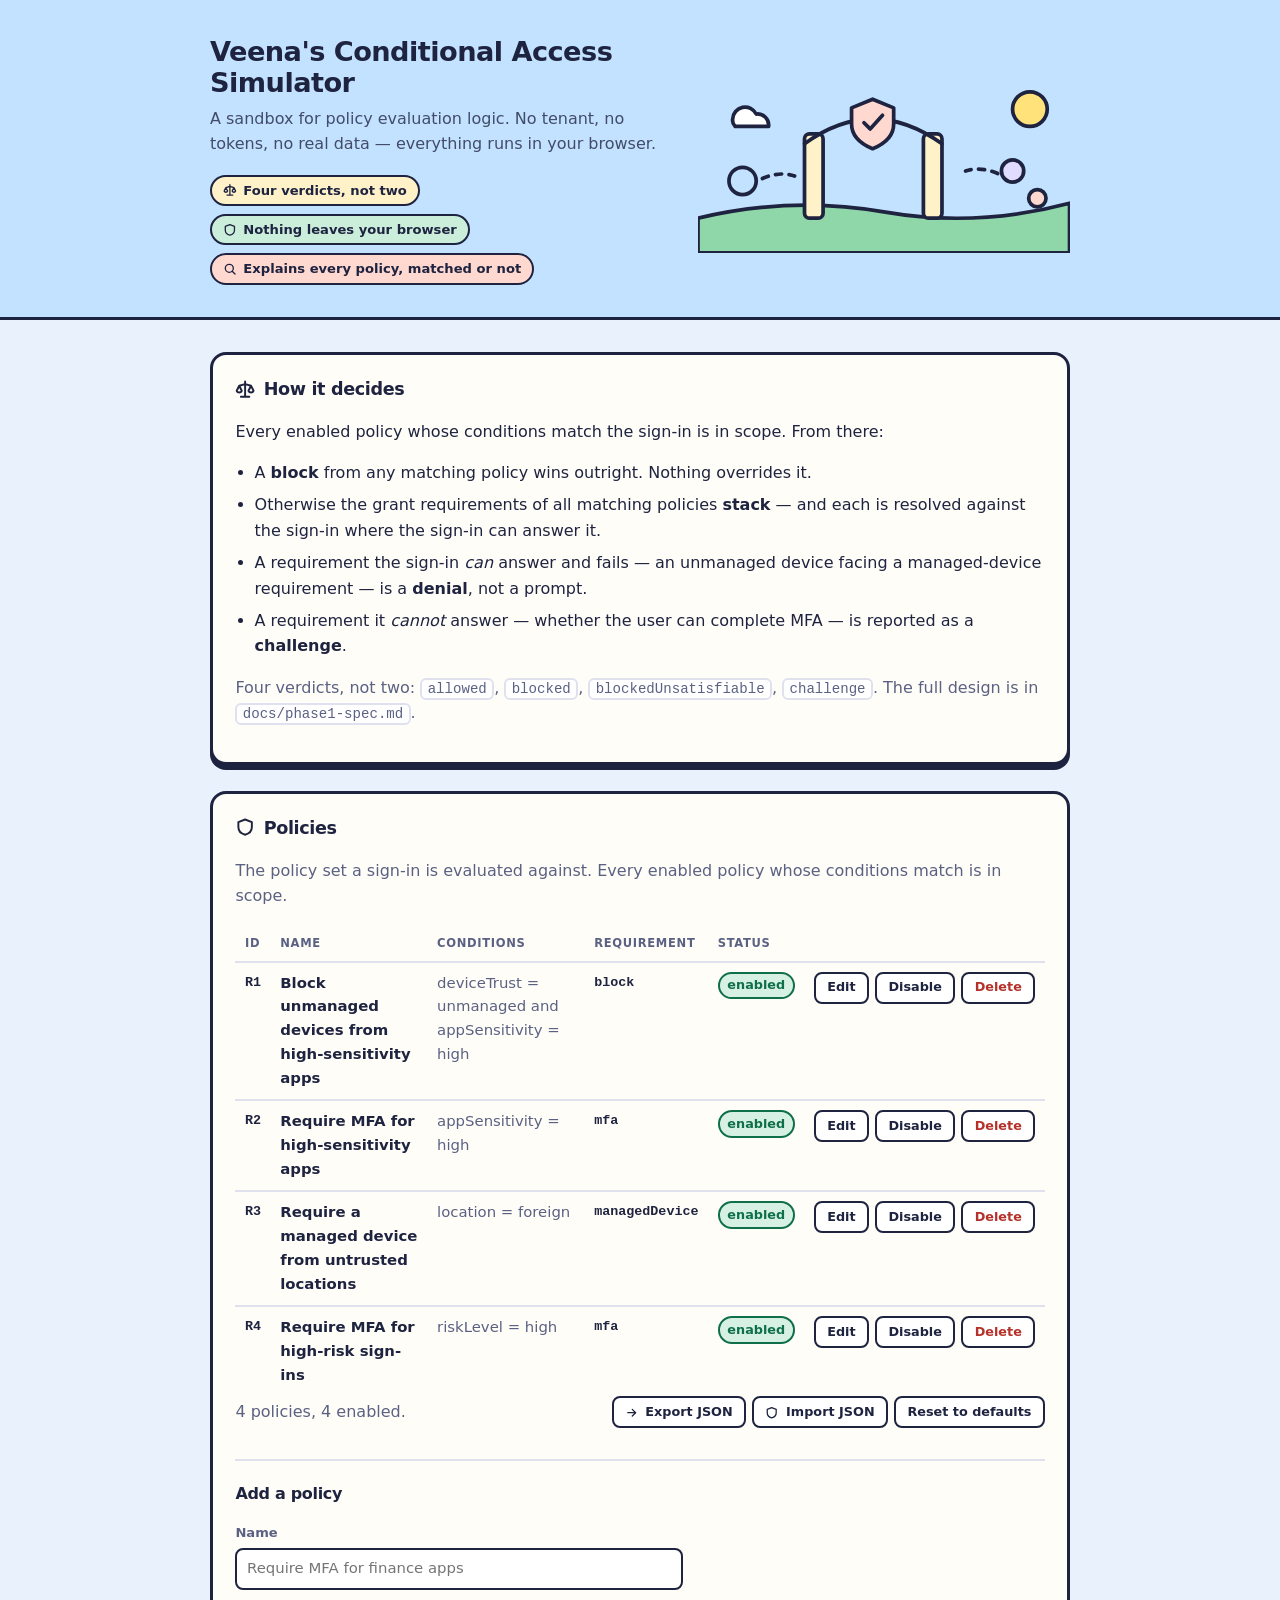
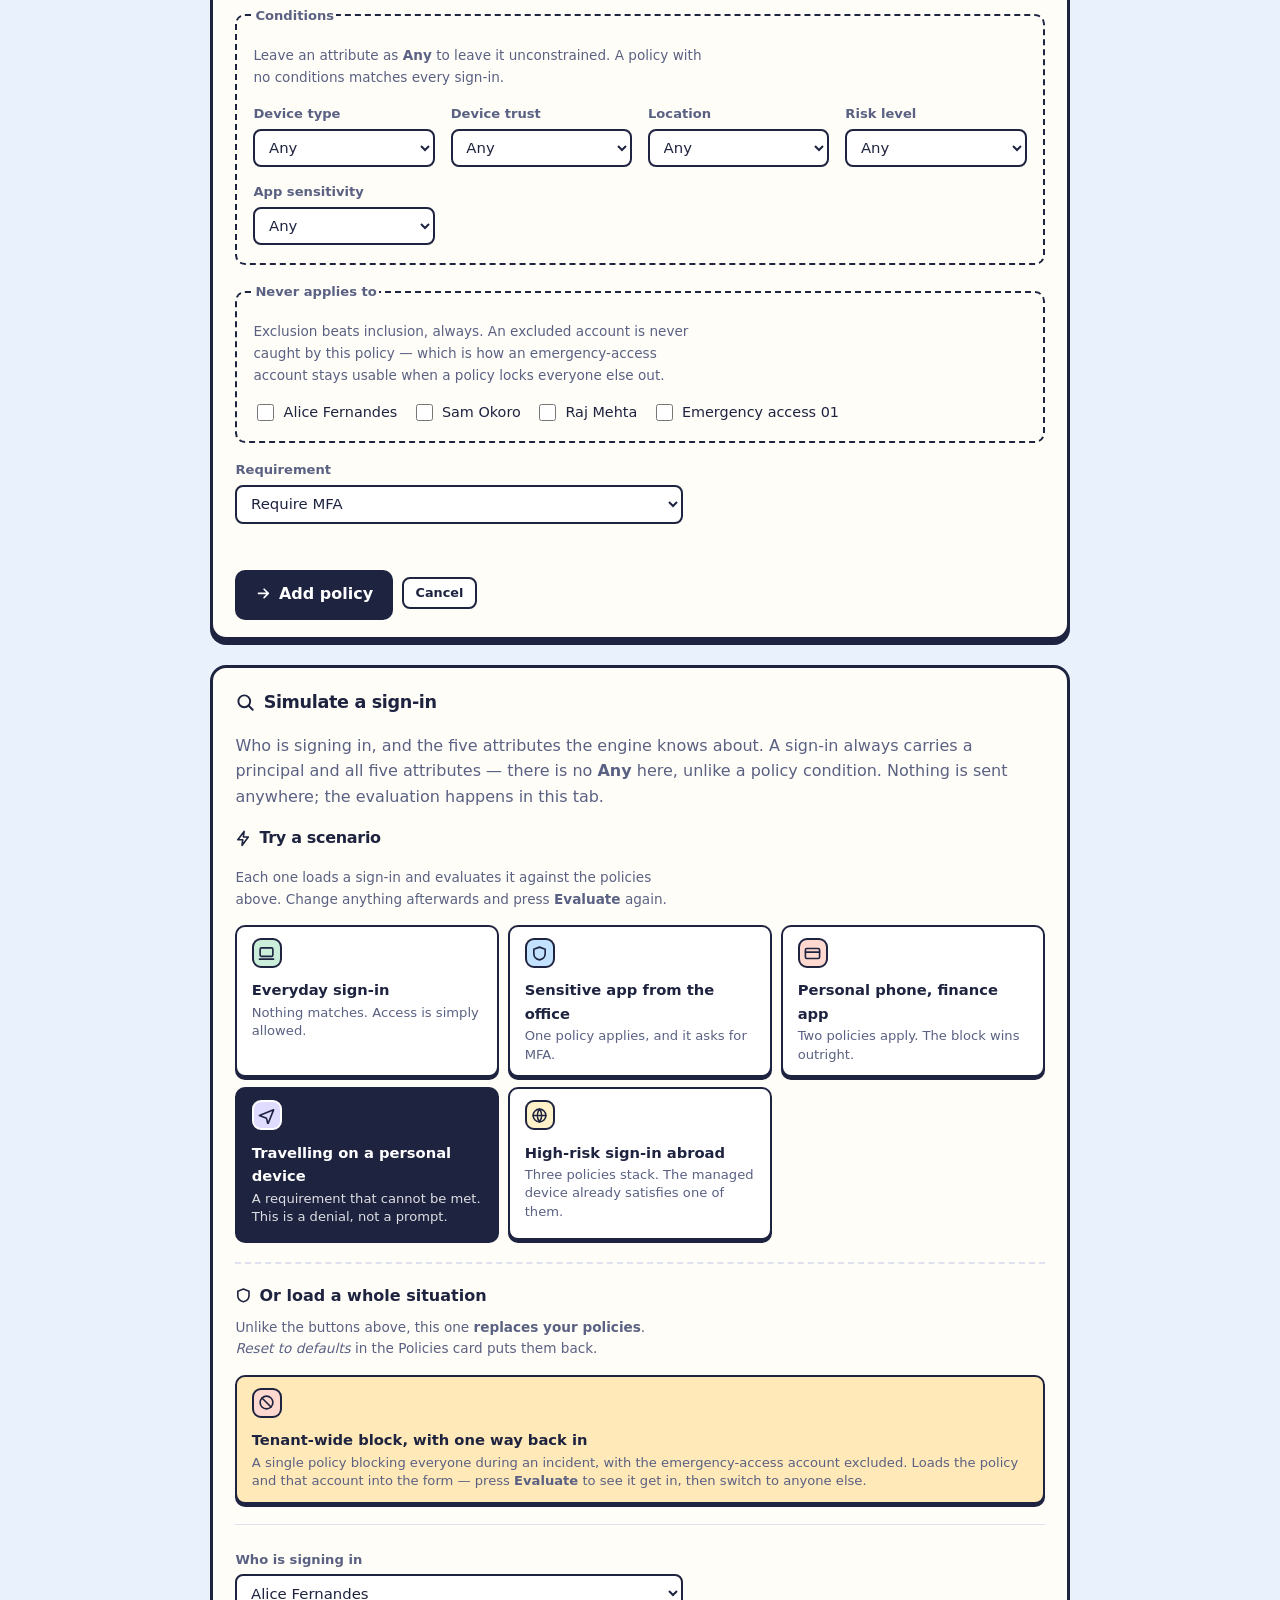
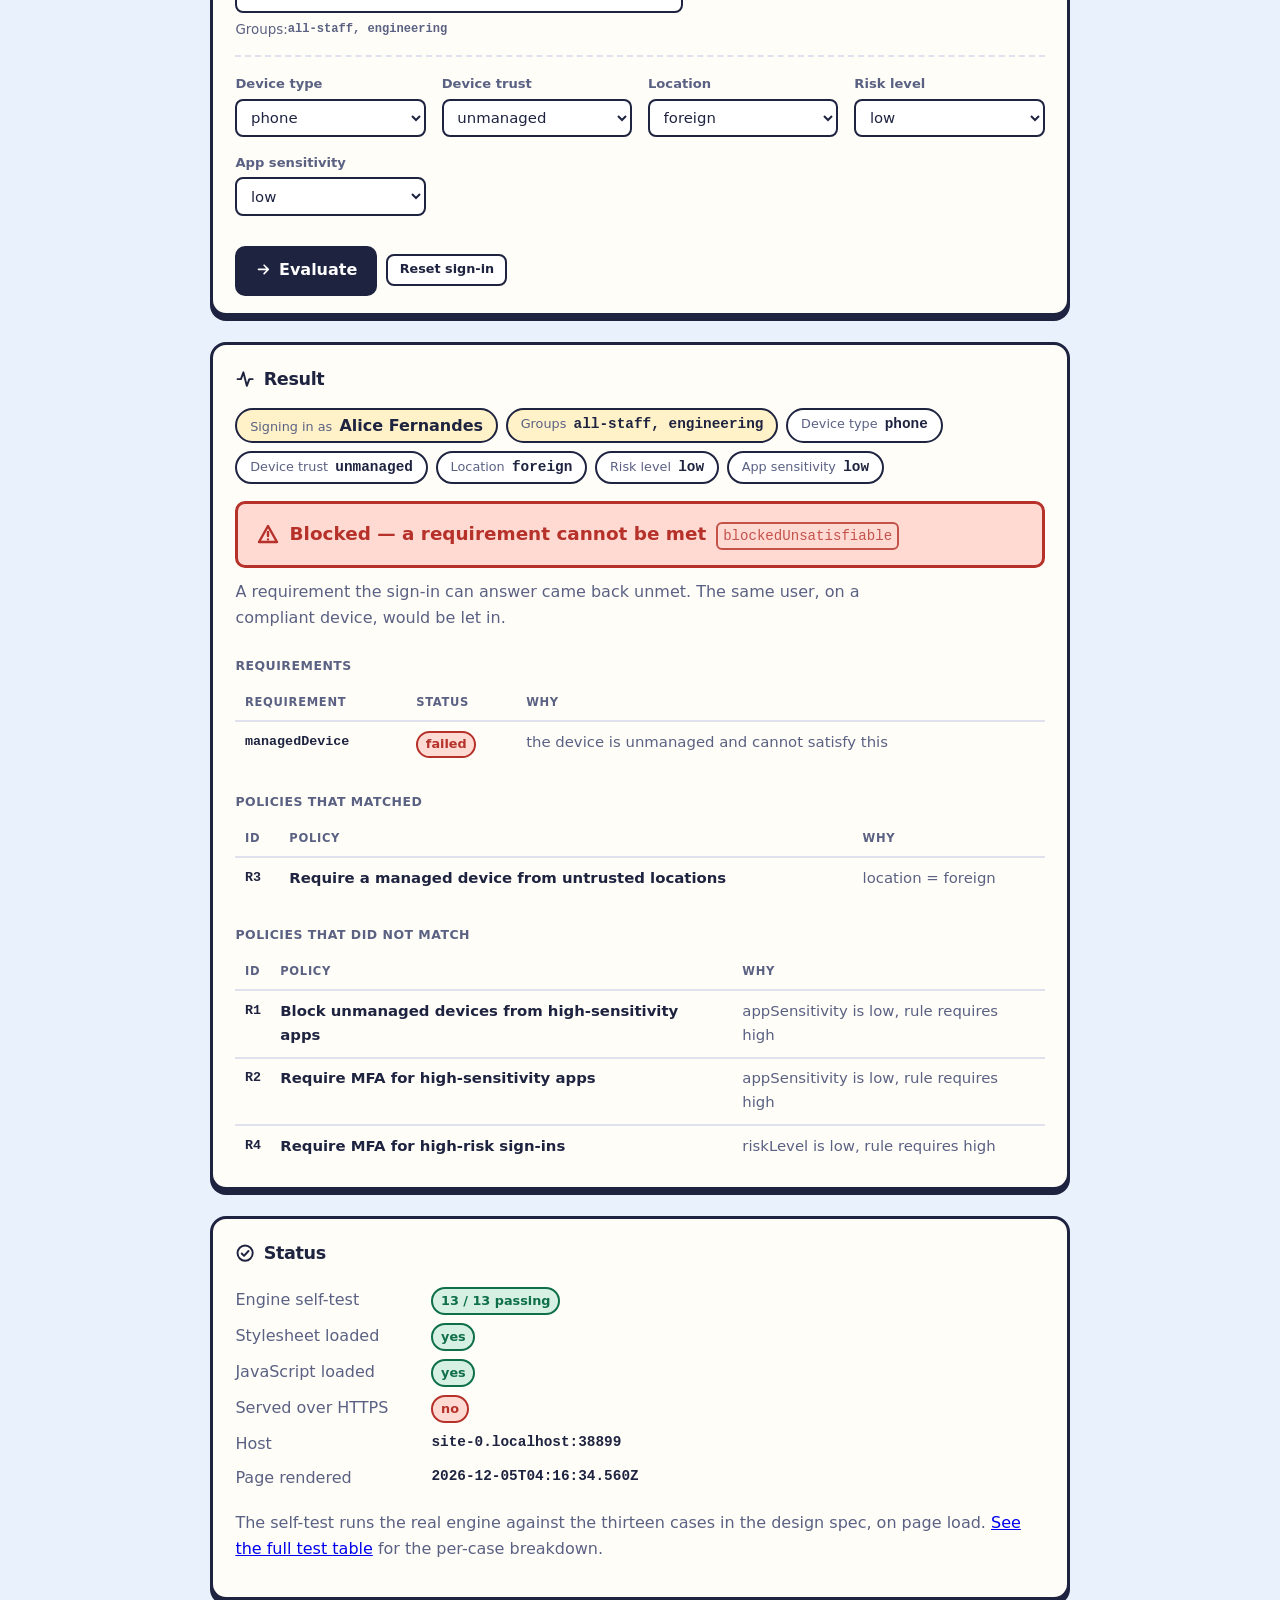
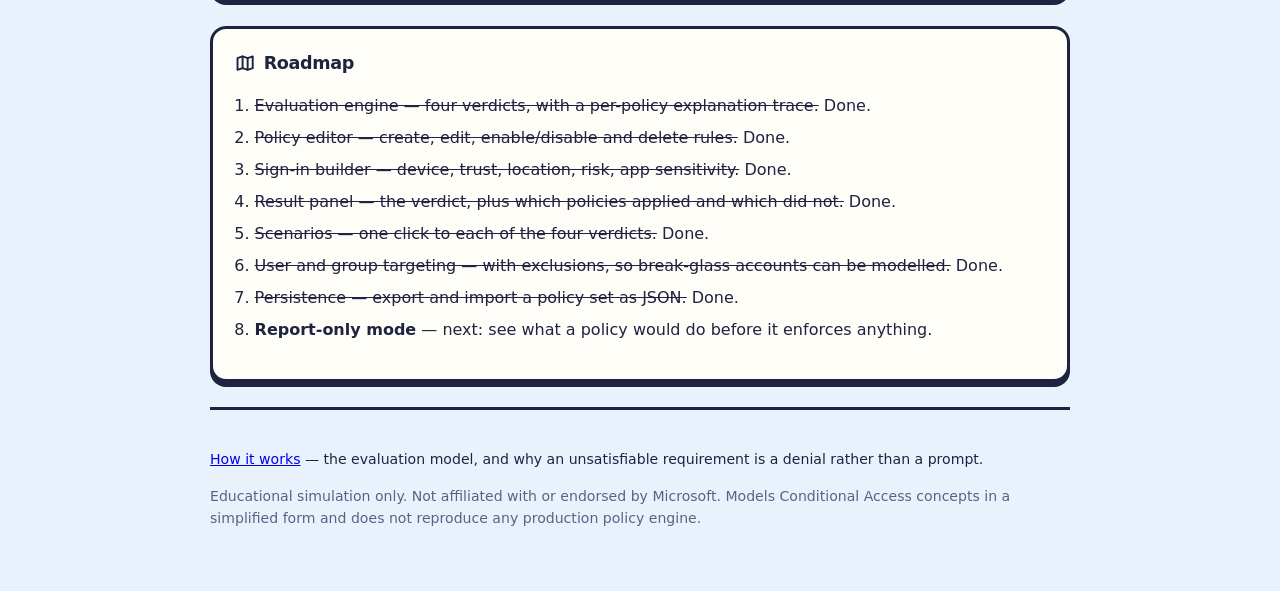
<file: index.html>
<!DOCTYPE html>
<html lang="en">
<head>
  <meta charset="utf-8" />
  <meta name="viewport" content="width=device-width, initial-scale=1" />
  <title>Veena's Conditional Access Simulator</title>
  <meta name="description" content="An offline simulator of Conditional Access policy evaluation. Define rules, simulate a sign-in, and see why access was allowed, blocked, or challenged." />
  <meta name="color-scheme" content="light" />
  <link rel="icon" href="data:image/svg+xml,<svg xmlns='http://www.w3.org/2000/svg' viewBox='0 0 32 32'><text y='26' font-size='26'>&#128272;</text></svg>" />
  <link rel="stylesheet" href="/assets/css/styles.css" />
</head>
<body>
  <a class="skip-link" href="#main">Skip to content</a>

  <!-- Icon sprite.
       One definition per icon, referenced from static markup here AND from the
       strings app.js builds, via a <use> pointing at one of these symbol ids.
       Writing the paths twice is how two copies drift apart; this is the same
       problem as the attribute vocabulary living in three places, and not worth
       creating a fourth instance of.

       Same-document, so style-src/img-src in the CSP are not involved. Strokes
       use currentColor, so an icon inside a red verdict is red for free.

       Every icon here is decorative: the text beside it already says what it
       says. They are aria-hidden, and nothing relies on one to be understood. -->
  <svg class="sprite" aria-hidden="true" focusable="false" xmlns="http://www.w3.org/2000/svg">
    <symbol id="ico-scales" viewBox="0 0 24 24">
      <path d="M12 3v18M7 21h10M12 6l-7 2 3 6a3.2 3.2 0 0 1-6 0l3-6M12 6l7 2-3 6a3.2 3.2 0 0 0 6 0l-3-6"/>
    </symbol>
    <symbol id="ico-shield" viewBox="0 0 24 24">
      <path d="M12 3l8 3v6c0 5-3.5 8-8 9-4.5-1-8-4-8-9V6z"/>
    </symbol>
    <symbol id="ico-bolt" viewBox="0 0 24 24">
      <path d="M13 2L4 14h7l-1 8 9-12h-7z"/>
    </symbol>
    <symbol id="ico-search" viewBox="0 0 24 24">
      <circle cx="11" cy="11" r="7"/><path d="M16 16l5 5"/>
    </symbol>
    <symbol id="ico-pulse" viewBox="0 0 24 24">
      <path d="M3 12h4l3-8 4 16 3-8h4"/>
    </symbol>
    <symbol id="ico-map" viewBox="0 0 24 24">
      <path d="M9 4L3 6v14l6-2 6 2 6-2V4l-6 2z"/><path d="M9 4v14M15 6v14"/>
    </symbol>
    <symbol id="ico-arrow" viewBox="0 0 24 24">
      <path d="M5 12h14M13 6l6 6-6 6"/>
    </symbol>
    <symbol id="ico-warn" viewBox="0 0 24 24">
      <path d="M12 3l9 16H3z"/><path d="M12 9v4M12 16.4v.01"/>
    </symbol>
    <symbol id="ico-check" viewBox="0 0 24 24">
      <circle cx="12" cy="12" r="9"/><path d="M8 12.5l2.7 2.7L16 9.5"/>
    </symbol>
    <symbol id="ico-question" viewBox="0 0 24 24">
      <circle cx="12" cy="12" r="9"/><path d="M9.6 9.4a2.5 2.5 0 1 1 3.3 2.4c-.6.2-.9.8-.9 1.4v.4M12 16.6v.01"/>
    </symbol>
    <symbol id="ico-ban" viewBox="0 0 24 24">
      <circle cx="12" cy="12" r="9"/><path d="M5.6 5.6l12.8 12.8"/>
    </symbol>
    <symbol id="ico-laptop" viewBox="0 0 24 24">
      <rect x="3" y="4" width="18" height="12" rx="2"/><path d="M2 20h20"/>
    </symbol>
    <symbol id="ico-card" viewBox="0 0 24 24">
      <rect x="2" y="5" width="20" height="14" rx="2"/><path d="M2 10h20"/>
    </symbol>
    <symbol id="ico-plane" viewBox="0 0 24 24">
      <path d="M2 12l20-8-8 20-2-8z"/>
    </symbol>
    <symbol id="ico-globe" viewBox="0 0 24 24">
      <circle cx="12" cy="12" r="9"/><path d="M3 12h18M12 3a15 15 0 0 1 0 18a15 15 0 0 1 0-18"/>
    </symbol>
  </svg>


  <header class="site-header">
    <div class="wrap hero">
      <div class="hero-text">
        <h1 class="site-title">Veena's Conditional Access Simulator</h1>
        <p class="site-tagline">
          A sandbox for policy evaluation logic. No tenant, no tokens, no real data &mdash;
          everything runs in your browser.
        </p>
        <!-- Three claims, each one checkable against the page below. Deliberately
             no "8 / 8 passing" here: the Status card computes that from the real
             self-test, and a hardcoded copy of a number would go stale silently. -->
        <ul class="hero-facts">
          <li class="hero-fact hero-fact--a">
            <svg class="ico" aria-hidden="true"><use href="#ico-scales"></use></svg>
            Four verdicts, not two
          </li>
          <li class="hero-fact hero-fact--b">
            <svg class="ico" aria-hidden="true"><use href="#ico-shield"></use></svg>
            Nothing leaves your browser
          </li>
          <li class="hero-fact hero-fact--c">
            <svg class="ico" aria-hidden="true"><use href="#ico-search"></use></svg>
            Explains every policy, matched or not
          </li>
        </ul>
      </div>

      <!-- Decorative. A gate with a shield on it: requests arrive, something
           decides. Drawn for this project; aria-hidden because it carries no
           information the text does not. -->
      <div class="hero-art" aria-hidden="true">
        <svg viewBox="0 0 300 150" xmlns="http://www.w3.org/2000/svg">
          <path d="M0 122 Q75 104 150 117 T300 110 V150 H0Z"
                fill="#8fd6a8" stroke="var(--ink)" stroke-width="3"/>
          <rect x="86" y="54" width="15" height="68" rx="4"
                fill="var(--cream)" stroke="var(--ink)" stroke-width="3"/>
          <rect x="182" y="54" width="15" height="68" rx="4"
                fill="var(--cream)" stroke="var(--ink)" stroke-width="3"/>
          <path d="M86 62 Q141 22 197 62" stroke="var(--ink)" stroke-width="3"
                fill="none" stroke-linecap="round"/>
          <path d="M141 26 L158 33 V46 Q158 59 141 66 Q124 59 124 46 V33Z"
                fill="var(--blush)" stroke="var(--ink)" stroke-width="3" stroke-linejoin="round"/>
          <path d="M134 45 l5 5 10 -11" stroke="var(--ink)" stroke-width="3" fill="none"
                stroke-linecap="round" stroke-linejoin="round"/>
          <circle cx="36" cy="92" r="11" fill="var(--sky)" stroke="var(--ink)" stroke-width="3"/>
          <circle cx="254" cy="84" r="9" fill="var(--lilac)" stroke="var(--ink)" stroke-width="3"/>
          <circle cx="274" cy="106" r="7" fill="var(--blush)" stroke="var(--ink)" stroke-width="3"/>
          <path d="M52 90 q14 -6 26 -2" stroke="var(--ink)" stroke-width="3"
                stroke-dasharray="5 6" stroke-linecap="round" fill="none"/>
          <path d="M242 86 q-14 -6 -26 -2" stroke="var(--ink)" stroke-width="3"
                stroke-dasharray="5 6" stroke-linecap="round" fill="none"/>
          <circle cx="268" cy="34" r="14" fill="#ffe27a" stroke="var(--ink)" stroke-width="3"/>
          <path d="M28 42 a10 10 0 0 1 19 -4 a9 9 0 0 1 10 10 H30 a7 7 0 0 1 -2 -6Z"
                fill="#fff" stroke="var(--ink)" stroke-width="3" stroke-linejoin="round"/>
        </svg>
      </div>
    </div>
  </header>

  <main id="main" class="wrap">

    <section class="card" aria-labelledby="engine-heading">
      <h2 id="engine-heading"><svg class="ico" aria-hidden="true"><use href="#ico-scales"></use></svg>How it decides</h2>
      <p>
        Every enabled policy whose conditions match the sign-in is in scope. From there:
      </p>
      <ul class="steps">
        <li>A <strong>block</strong> from any matching policy wins outright. Nothing overrides it.</li>
        <li>
          Otherwise the grant requirements of all matching policies <strong>stack</strong> &mdash;
          and each is resolved against the sign-in where the sign-in can answer it.
        </li>
        <li>
          A requirement the sign-in <em>can</em> answer and fails &mdash; an unmanaged device facing
          a managed-device requirement &mdash; is a <strong>denial</strong>, not a prompt.
        </li>
        <li>
          A requirement it <em>cannot</em> answer &mdash; whether the user can complete MFA &mdash;
          is reported as a <strong>challenge</strong>.
        </li>
      </ul>
      <p class="muted">
        Four verdicts, not two: <code>allowed</code>, <code>blocked</code>,
        <code>blockedUnsatisfiable</code>, <code>challenge</code>. The full design is in
        <code>docs/phase1-spec.md</code>.
      </p>
    </section>

    <section class="card" aria-labelledby="policies-heading">
      <h2 id="policies-heading"><svg class="ico" aria-hidden="true"><use href="#ico-shield"></use></svg>Policies</h2>
      <p class="muted">
        The policy set a sign-in is evaluated against. Every enabled policy whose conditions match
        is in scope.
      </p>

      <div class="tablewrap">
        <table class="data-table">
          <thead>
            <tr>
              <th scope="col">ID</th>
              <th scope="col">Name</th>
              <th scope="col">Conditions</th>
              <th scope="col">Requirement</th>
              <th scope="col">Status</th>
              <th scope="col"><span class="visually-hidden">Actions</span></th>
            </tr>
          </thead>
          <tbody id="policy-rows"></tbody>
        </table>
      </div>

      <div class="list-footer">
        <p id="policy-count" class="muted"></p>
        <div class="row-actions">
          <button type="button" class="btn btn--sm" id="policy-export">
            <svg class="ico" aria-hidden="true"><use href="#ico-arrow"></use></svg>Export JSON
          </button>
          <button type="button" class="btn btn--sm" id="policy-import">
            <svg class="ico" aria-hidden="true"><use href="#ico-shield"></use></svg>Import JSON
          </button>
          <button type="button" class="btn btn--sm" id="policy-reset">Reset to defaults</button>
        </div>
      </div>
      <!-- Hidden: a styled button triggers it. The <input> itself cannot be made
           to match the rest of the page. -->
      <input type="file" id="policy-file" accept="application/json,.json" hidden />
      <p id="export-note" class="field-note" role="status" hidden></p>
      <div id="import-errors" class="import-errors" role="alert" hidden></div>

      <form id="policy-form" class="policy-form" novalidate>
        <h3 class="form-title" id="policy-form-title">Add a policy</h3>

        <div class="field">
          <label for="f-name">Name</label>
          <input id="f-name" name="name" type="text" maxlength="80"
                 placeholder="Require MFA for finance apps" autocomplete="off" />
        </div>

        <fieldset class="conditions">
          <legend>Conditions</legend>
          <p class="muted field-hint">
            Leave an attribute as <strong>Any</strong> to leave it unconstrained. A policy with no
            conditions matches every sign-in.
          </p>

          <div class="field-grid">
            <div class="field">
              <label for="f-deviceType"></label>
              <select id="f-deviceType" name="deviceType"></select>
            </div>

            <div class="field">
              <label for="f-deviceTrust"></label>
              <select id="f-deviceTrust" name="deviceTrust"></select>
            </div>

            <div class="field">
              <label for="f-location"></label>
              <select id="f-location" name="location"></select>
            </div>

            <div class="field">
              <label for="f-riskLevel"></label>
              <select id="f-riskLevel" name="riskLevel"></select>
            </div>

            <div class="field">
              <label for="f-appSensitivity"></label>
              <select id="f-appSensitivity" name="appSensitivity"></select>
            </div>
          </div>
        </fieldset>

        <!-- Checkboxes are rendered from PRINCIPALS in defaults.js, same reason as
             the sign-in picker: one definition of who exists. -->
        <fieldset class="conditions excludes">
          <legend>Never applies to</legend>
          <p class="muted field-hint">
            Exclusion beats inclusion, always. An excluded account is never caught by this
            policy &mdash; which is how an emergency-access account stays usable when a policy
            locks everyone else out.
          </p>
          <div class="checks" id="f-excludes"></div>
        </fieldset>

        <div class="field">
          <label for="f-requirement">Requirement</label>
          <select id="f-requirement" name="requirement">
            <option value="mfa">Require MFA</option>
            <option value="managedDevice">Require a managed device</option>
            <option value="block">Block</option>
          </select>
        </div>

        <p id="policy-form-error" class="form-error" role="alert"></p>

        <div class="form-actions">
          <button type="submit" class="btn" id="policy-form-submit"><svg class="ico" aria-hidden="true"><use href="#ico-arrow"></use></svg><span id="policy-form-submit-text">Add policy</span></button>
          <button type="button" class="btn btn--sm" id="policy-form-cancel" hidden>Cancel</button>
        </div>
      </form>
    </section>

    <section class="card" aria-labelledby="signin-heading">
      <h2 id="signin-heading"><svg class="ico" aria-hidden="true"><use href="#ico-search"></use></svg>Simulate a sign-in</h2>
      <p class="muted">
        Who is signing in, and the five attributes the engine knows about. A sign-in always
        carries a principal and all five attributes &mdash; there is no <strong>Any</strong> here,
        unlike a policy condition. Nothing is sent anywhere; the evaluation happens in this tab.
      </p>

      <div class="scenarios">
        <h3 class="form-title" id="scenarios-title"><svg class="ico" aria-hidden="true"><use href="#ico-bolt"></use></svg>Try a scenario</h3>
        <p class="muted field-hint">
          Each one loads a sign-in and evaluates it against the policies above. Change anything
          afterwards and press <strong>Evaluate</strong> again.
        </p>
        <div class="scenario-buttons" id="scenario-buttons" role="group"
             aria-labelledby="scenarios-title"></div>

        <!-- Kept apart from the five above, and labelled differently, because it
             does something they never do: it replaces the policy set. A button
             that quietly rewrites your policies while sitting among buttons that
             do not is the kind of surprise that makes every verdict on the page
             untrustworthy. -->
        <div class="setpiece">
          <h4 class="setpiece-title" id="setpiece-title">
            <svg class="ico" aria-hidden="true"><use href="#ico-shield"></use></svg>
            Or load a whole situation
          </h4>
          <p class="muted field-hint">
            Unlike the buttons above, this one <strong>replaces your policies</strong>.
            <em>Reset to defaults</em> in the Policies card puts them back.
          </p>
          <button type="button" class="scenario scenario--setpiece" id="load-lockout">
            <span class="scenario-ico"><svg class="ico" aria-hidden="true"><use href="#ico-ban"></use></svg></span>
            <span class="scenario-text">
              <span class="scenario-label">Tenant-wide block, with one way back in</span>
              <span class="scenario-note">
                A single policy blocking everyone during an incident, with the emergency-access
                account excluded. Loads the policy and that account into the form &mdash; press
                <strong>Evaluate</strong> to see it get in, then switch to anyone else.
              </span>
            </span>
          </button>
        </div>
      </div>

      <form id="signin-form" class="signin-form">
        <!-- Options are rendered from PRINCIPALS in defaults.js rather than
             written out here. The five attribute dropdowns below are hardcoded
             and already duplicate their vocabulary in three places (see the
             Phase 8 list); no reason to make that four. -->
        <div class="field field--principal">
          <label for="s-user">Who is signing in</label>
          <select id="s-user" name="user"></select>
          <p class="field-note" id="s-user-groups"></p>
        </div>

        <div class="field-grid">
          <div class="field">
            <label for="s-deviceType"></label>
            <select id="s-deviceType" name="deviceType"></select>
          </div>

          <div class="field">
            <label for="s-deviceTrust"></label>
            <select id="s-deviceTrust" name="deviceTrust"></select>
          </div>

          <div class="field">
            <label for="s-location"></label>
            <select id="s-location" name="location"></select>
          </div>

          <div class="field">
            <label for="s-riskLevel"></label>
            <select id="s-riskLevel" name="riskLevel"></select>
          </div>

          <div class="field">
            <label for="s-appSensitivity"></label>
            <select id="s-appSensitivity" name="appSensitivity"></select>
          </div>
        </div>

        <p id="signin-pending" class="signin-pending" role="status" hidden></p>

        <div class="form-actions">
          <button type="submit" class="btn" id="signin-submit"><svg class="ico" aria-hidden="true"><use href="#ico-arrow"></use></svg>Evaluate</button>
          <button type="button" class="btn btn--sm" id="signin-reset">Reset sign-in</button>
        </div>
      </form>
    </section>

    <section class="card" aria-labelledby="result-heading">
      <h2 id="result-heading"><svg class="ico" aria-hidden="true"><use href="#ico-pulse"></use></svg>Result</h2>
      <div id="result-panel" role="status" aria-live="polite"></div>
    </section>

    <section class="card" aria-labelledby="status-heading">
      <h2 id="status-heading"><svg class="ico" aria-hidden="true"><use href="#ico-check"></use></svg>Status</h2>

      <dl class="kv">
        <dt>Engine self-test</dt>
        <dd id="check-engine"><span class="pill pill--wait">running&hellip;</span></dd>

        <dt>Stylesheet loaded</dt>
        <dd id="check-css"><span class="pill pill--wait">checking&hellip;</span></dd>

        <dt>JavaScript loaded</dt>
        <dd id="check-js"><span class="pill pill--wait">checking&hellip;</span></dd>

        <dt>Served over HTTPS</dt>
        <dd id="check-https"><span class="pill pill--wait">checking&hellip;</span></dd>

        <dt>Host</dt>
        <dd id="check-host" class="mono">&mdash;</dd>

        <dt>Page rendered</dt>
        <dd id="check-time" class="mono">&mdash;</dd>
      </dl>

      <p id="engine-failures" class="muted" role="status" aria-live="polite"></p>

      <p class="muted">
        The self-test runs the real engine against the thirteen cases in the design spec, on
        page load. <a href="/tests.html">See the full test table</a> for the per-case breakdown.
      </p>
    </section>

    <section class="card" aria-labelledby="next-heading">
      <h2 id="next-heading"><svg class="ico" aria-hidden="true"><use href="#ico-map"></use></svg>Roadmap</h2>
      <ol class="steps">
        <li><s>Evaluation engine &mdash; four verdicts, with a per-policy explanation trace.</s> Done.</li>
        <li><s>Policy editor &mdash; create, edit, enable/disable and delete rules.</s> Done.</li>
        <li><s>Sign-in builder &mdash; device, trust, location, risk, app sensitivity.</s> Done.</li>
        <li><s>Result panel &mdash; the verdict, plus which policies applied and which did not.</s> Done.</li>
        <li><s>Scenarios &mdash; one click to each of the four verdicts.</s> Done.</li>
        <li><s>User and group targeting &mdash; with exclusions, so break-glass accounts can be
          modelled.</s> Done.</li>
        <li><s>Persistence &mdash; export and import a policy set as JSON.</s> Done.</li>
        <li><strong>Report-only mode</strong> &mdash; next: see what a policy would do before it
          enforces anything.</li>
      </ol>
    </section>

  </main>

  <footer class="site-footer wrap">
    <p>
      <a href="https://github.com/veenagawade/conditional-access-simulator/blob/main/docs/how-it-works.md">How
      it works</a> &mdash; the evaluation model, and why an unsatisfiable requirement is a denial
      rather than a prompt.
    </p>
    <p class="muted">
      Educational simulation only. Not affiliated with or endorsed by Microsoft. Models
      Conditional Access concepts in a simplified form and does not reproduce any production
      policy engine.
    </p>
  </footer>

  <script type="module" src="/assets/js/app.js"></script>
</body>
</html>
</file>
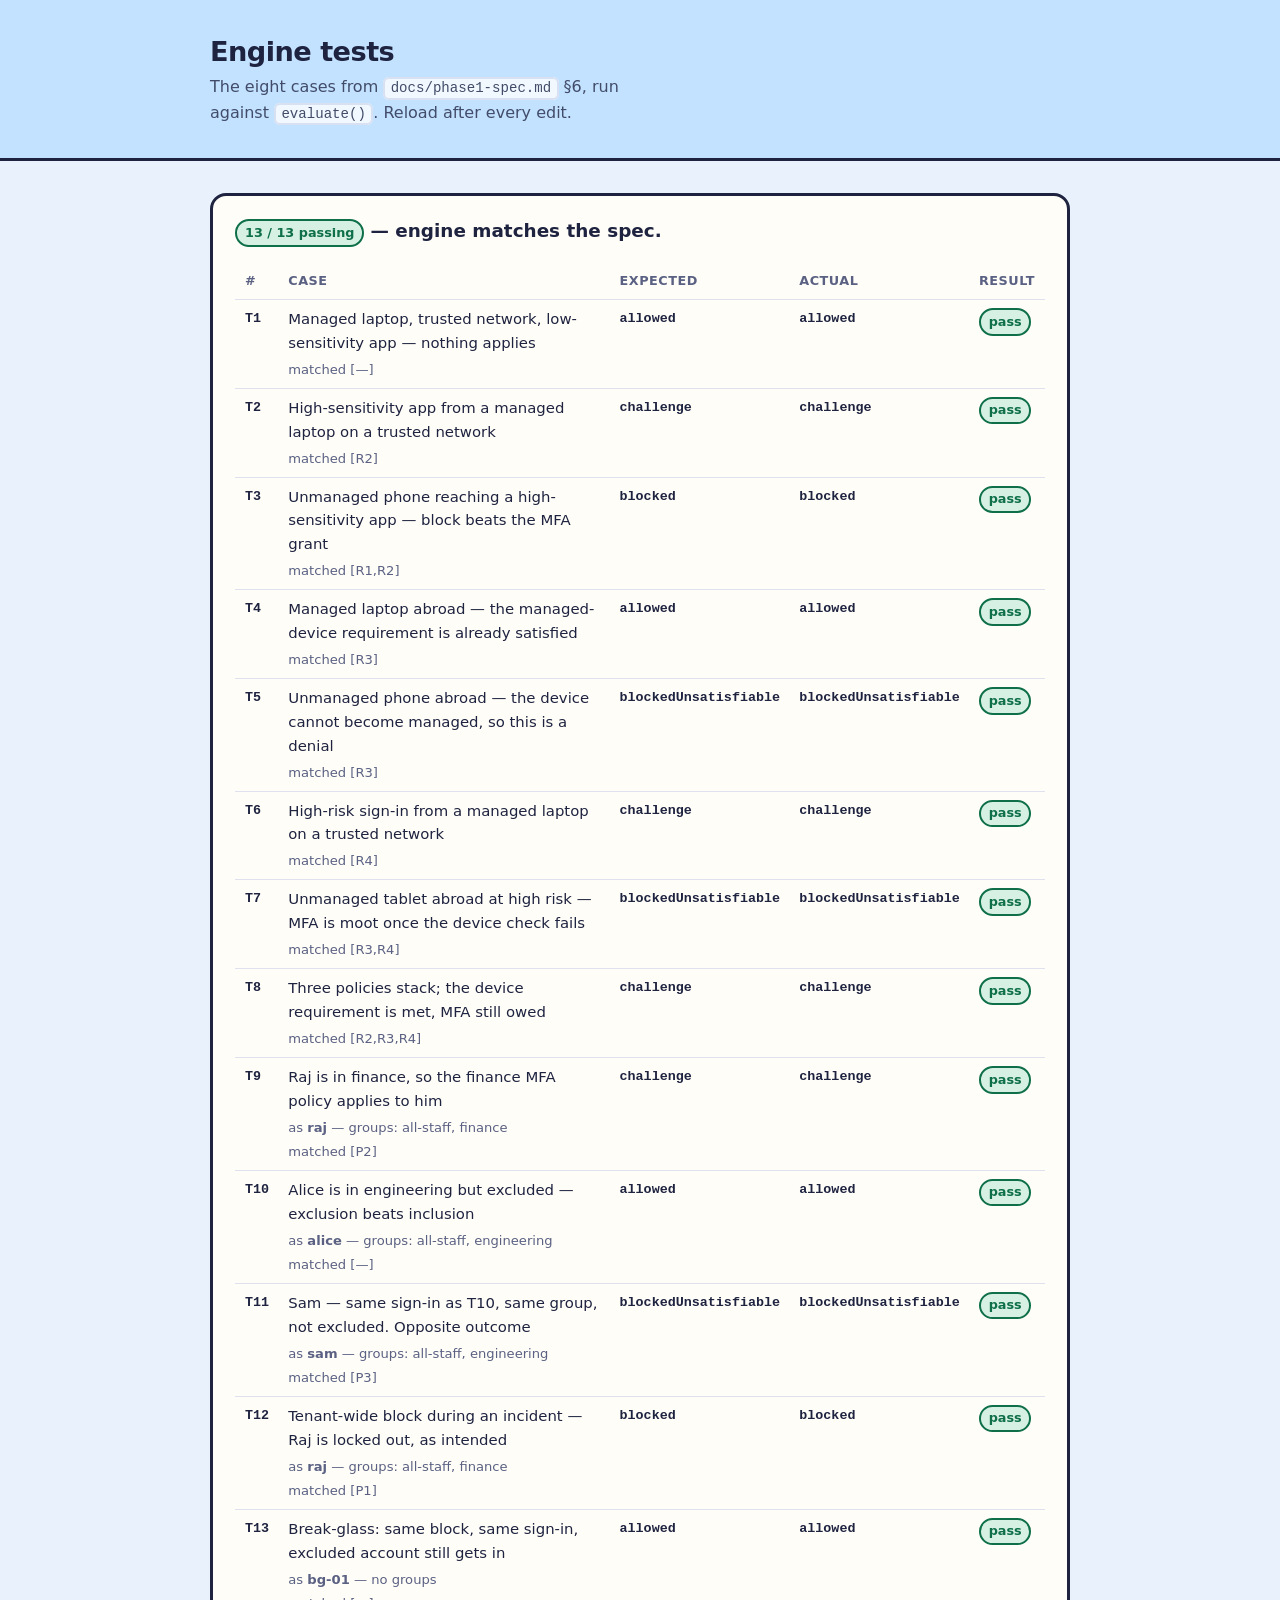
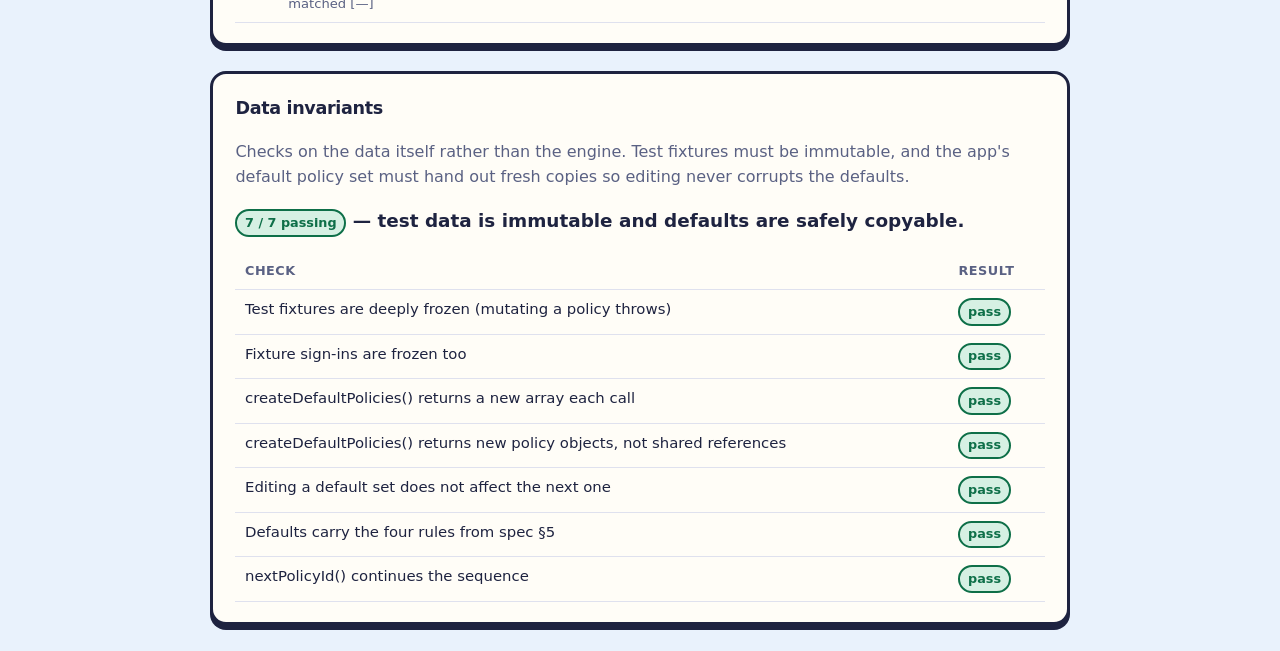
<file: tests.html>
<!DOCTYPE html>
<html lang="en">
<head>
  <meta charset="utf-8" />
  <meta name="viewport" content="width=device-width, initial-scale=1" />
  <title>Engine tests — Conditional Access Simulator</title>
  <meta name="robots" content="noindex" />
  <meta name="color-scheme" content="light" />
  <link rel="icon" href="data:image/svg+xml,<svg xmlns='http://www.w3.org/2000/svg' viewBox='0 0 32 32'><text y='26' font-size='26'>&#129514;</text></svg>" />
  <link rel="stylesheet" href="/assets/css/styles.css" />
  <link rel="stylesheet" href="/assets/css/tests.css" />
</head>
<body>
  <header class="site-header">
    <div class="wrap">
      <h1 class="site-title">Engine tests</h1>
      <p class="site-tagline">
        The eight cases from <code>docs/phase1-spec.md</code> §6, run against
        <code>evaluate()</code>. Reload after every edit.
      </p>
    </div>
  </header>

  <main class="wrap">
    <section class="card">
      <p class="summary" id="summary">Running&hellip;</p>
      <div class="tablewrap">
        <table>
          <thead>
            <tr>
              <th>#</th><th>Case</th><th>Expected</th><th>Actual</th><th>Result</th>
            </tr>
          </thead>
          <tbody id="rows"></tbody>
        </table>
      </div>
    </section>
    <section class="card">
      <h2>Data invariants</h2>
      <p class="muted">
        Checks on the data itself rather than the engine. Test fixtures must be immutable, and the
        app's default policy set must hand out fresh copies so editing never corrupts the defaults.
      </p>
      <p class="summary" id="invariant-summary">Running&hellip;</p>
      <div class="tablewrap">
        <table>
          <thead>
            <tr><th>Check</th><th>Result</th></tr>
          </thead>
          <tbody id="invariant-rows"></tbody>
        </table>
      </div>
    </section>

  </main>

  <script type="module" src="/assets/js/tests.js"></script>
</body>
</html>
</file>
<file: assets/css/styles.css>
/* Conditional Access Simulator — base styles
   Deliberately dependency-free: no CDN fonts, no CSS framework.
   That keeps the Content-Security-Policy in netlify.toml tight (default-src 'self'). */

/* ---------------------------------------------------------------------------
   Design tokens — TWO LANES THAT NEVER MIX.

   DECORATIVE  sky / cream / blush / mint / lilac
               Icon tiles, badges, the hero. Chrome only. Never on a verdict,
               a status pill, or a warning.

   SEMANTIC    ok / warn / bad / accent / ink
               Verdicts, statuses, the amber "matches every sign-in".
               Never decorative.

   The consequence worth stating: the primary button is INK, not red. Friendly
   product design would make the call-to-action coral — here coral can only
   ever mean "denied". Let the decorative lane touch red and the four-verdict
   model, which is the point of the whole project, stops being readable.

   Light only, deliberately. The cream-and-pastel palette is light-native and a
   half-hearted dark variant of it would read worse than none.
   --------------------------------------------------------------------------- */
:root {
  color-scheme: light;

  /* ink and surfaces */
  --ink: #1e2340;          /* the chunky outline, and all primary actions */
  --page: #e9f2fc;         /* the page behind the cards */
  --surface: #fffdf7;      /* card interiors — warm, not clinical */
  --bg: #ffffff;           /* inner elements: inputs, chips, code, row buttons */
  --text: #1e2340;
  --muted: #5a6183;
  --border: #dfe1ee;       /* QUIET rules only — table rows, dividers */

  /* decorative — chrome only */
  --sky: #c3e2ff;
  --cream: #fff2c9;
  --blush: #ffd8d0;
  --mint: #cbeedb;
  --lilac: #e0dcff;

  /* semantic — meaning only */
  --accent: #2b58c4;
  --ok: #0e6f48;   --ok-bg: #d6f0e3;
  --warn: #96560a; --warn-bg: #ffe9b8;
  --bad: #b5312a;  --bad-bg: #ffdad3;

  --radius: 16px;
  --radius-sm: 10px;
  --shadow: 0 3px 0 var(--ink);
  --shadow-lg: 0 5px 0 var(--ink);

  --font: system-ui, -apple-system, "Segoe UI Variable Text", "Segoe UI", Roboto, sans-serif;
  --font-mono: ui-monospace, SFMono-Regular, Menlo, Consolas, "Cascadia Mono", monospace;
}

* { box-sizing: border-box; }

body {
  margin: 0;
  background: var(--page);
  color: var(--text);
  font: 16px/1.6 var(--font);
  -webkit-font-smoothing: antialiased;
}

/* Heavier and tighter than default — the weight is most of what makes this
   register read as friendly rather than corporate. */
h1, h2, h3 { font-weight: 800; letter-spacing: -.02em; }

.wrap { width: min(860px, 92vw); margin-inline: auto; }

.skip-link {
  position: absolute;
  left: -9999px;
}
.skip-link:focus {
  left: 1rem;
  top: 1rem;
  z-index: 10;
  background: var(--bg);
  padding: .5rem .75rem;
  border: 2px solid var(--accent);
  border-radius: var(--radius);
}

/* ---------------------------------------------------------------------------
   Hero
   --------------------------------------------------------------------------- */
.site-header {
  background: var(--sky);
  border-bottom: 3px solid var(--ink);
  padding: 2.25rem 0 2rem;
  margin-bottom: 2rem;
}

.hero {
  display: grid;
  grid-template-columns: minmax(0, 1.25fr) minmax(0, 1fr);
  gap: 1.5rem;
  align-items: center;
}

.site-title { margin: 0 0 .45rem; font-size: 1.7rem; line-height: 1.15; }
.site-tagline { margin: 0; color: var(--text); opacity: .78; max-width: 46ch; }

.hero-art svg { width: 100%; height: auto; display: block; }

.hero-facts {
  list-style: none;
  margin: 1.1rem 0 0;
  padding: 0;
  display: flex;
  flex-wrap: wrap;
  gap: .5rem;
}

/* Decorative fills. None of these is a semantic token: a pastel here must
   never be mistakable for a verdict colour. */
.hero-fact {
  display: inline-flex;
  align-items: center;
  gap: .4rem;
  font-size: .82rem;
  font-weight: 700;
  border: 2px solid var(--ink);
  border-radius: 999px;
  padding: .2rem .7rem;
  background: var(--bg);
}
.hero-fact--a { background: var(--cream); }
.hero-fact--b { background: var(--mint); }
.hero-fact--c { background: var(--blush); }

/* Below the two-column breakpoint the illustration goes under the text rather
   than away: it is the first thing that makes the page feel like this, and a
   phone visitor should still get it. Capped so it never pushes the tool itself
   off the first screen. */
@media (max-width: 40rem) {
  .hero { grid-template-columns: 1fr; gap: 1.1rem; }
  .hero-art { max-width: 17rem; margin-inline: auto; }
  .site-title { font-size: 1.45rem; }
}

.card {
  background: var(--surface);
  border: 3px solid var(--ink);
  border-radius: var(--radius);
  box-shadow: var(--shadow-lg);
  padding: 1.25rem 1.4rem;
  margin-bottom: 1.6rem;
}

.card h2 {
  margin-top: 0;
  font-size: 1.1rem;
  display: flex;
  align-items: center;
  gap: .5rem;
}

.muted { color: var(--muted); }
.mono { font-family: var(--font-mono); font-size: .9em; font-weight: 600; }

code {
  font-family: var(--font-mono);
  background: var(--bg);
  border: 2px solid var(--border);
  border-radius: 6px;
  padding: .08em .38em;
  font-size: .88em;
}

.kv {
  display: grid;
  grid-template-columns: minmax(11rem, auto) 1fr;
  gap: .5rem 1.25rem;
  margin: 1.25rem 0;
}
.kv dt { color: var(--muted); }
.kv dd { margin: 0; }

.pill {
  display: inline-block;
  padding: .12em .6em;
  border-radius: 999px;
  font-size: .8rem;
  font-weight: 800;
  border: 2px solid transparent;
}
.pill--ok   { background: var(--ok-bg);   color: var(--ok);   border-color: currentColor; }
.pill--warn { background: var(--warn-bg); color: var(--warn); border-color: currentColor; }
.pill--bad  { background: var(--bad-bg);  color: var(--bad);  border-color: currentColor; }
.pill--wait { background: transparent;    color: var(--muted); border-color: var(--border); }

/* Ink, not red. See the note on the token lanes above. */
.btn {
  font: inherit;
  font-weight: 800;
  color: var(--bg);
  background: var(--ink);
  border: 2px solid var(--ink);
  border-radius: var(--radius-sm);
  box-shadow: var(--shadow);
  padding: .55rem 1.1rem;
  cursor: pointer;
  display: inline-flex;
  align-items: center;
  gap: .45rem;
}
.btn:hover { transform: translateY(1px); box-shadow: 0 2px 0 var(--ink); }
.btn:active { transform: translateY(3px); box-shadow: none; }
.btn:focus-visible { outline: 3px solid var(--accent); outline-offset: 2px; }

.steps { padding-left: 1.2rem; }
.steps li { margin-bottom: .4rem; }

/* Data tables — the policy list, and anything tabular that follows. */

/* position:relative is load-bearing, not tidiness. The Actions column header
   holds a .visually-hidden span, which is position:absolute. Without a
   positioned ancestor its containing block is the page itself, so on a narrow
   screen it escaped this scroll container, landed at the table's full width,
   and made the whole document scroll sideways — a 1px invisible span dragging
   the page with it. Found by measuring document.scrollWidth at 390px; it had
   been there since the policy table was built. */
.tablewrap { overflow-x: auto; position: relative; }

.data-table {
  border-collapse: collapse;
  width: 100%;
  font-size: .93rem;
}
.data-table th,
.data-table td {
  text-align: left;
  padding: .55rem .6rem;
  border-bottom: 2px solid var(--border);
  vertical-align: top;
}
.data-table th {
  font-size: .72rem;
  text-transform: uppercase;
  letter-spacing: .06em;
  color: var(--muted);
  font-weight: 800;
}
.data-table tbody tr:last-child td { border-bottom: none; }
.data-table .policy-name { font-weight: 700; }
.data-table tr.is-disabled .policy-name,
.data-table tr.is-disabled td { opacity: .55; }

/* Small, quiet button for use inside table rows. */
.btn--sm {
  padding: .24rem .7rem;
  font-size: .8rem;
  font-weight: 700;
  color: var(--ink);
  background: var(--bg);
  border-color: var(--ink);
  border-radius: 8px;
  box-shadow: none;
  white-space: nowrap;
}
.btn--sm:hover { transform: none; box-shadow: none; background: var(--cream); }

/* Destructive variant — same quiet shape, warning colour. */
.btn--danger { color: var(--bad); }
.btn--danger:hover { border-color: var(--bad); }

.row-actions {
  display: flex;
  gap: .4rem;
}

.visually-hidden {
  position: absolute;
  width: 1px;
  height: 1px;
  margin: -1px;
  padding: 0;
  overflow: hidden;
  clip: rect(0 0 0 0);
  white-space: nowrap;
  border: 0;
}

.empty-state {
  padding: 1.25rem .6rem;
  color: var(--muted);
  font-style: italic;
}

.site-footer {
  border-top: 3px solid var(--ink);
  padding: 1.5rem 0 3rem;
  font-size: .88rem;
}

/* ---------------------------------------------------------------------------
   Policy form
   --------------------------------------------------------------------------- */
.policy-form {
  margin-top: 1.5rem;
  padding-top: 1.25rem;
  border-top: 2px solid var(--border);
}

.form-title {
  margin: 0 0 1rem;
  font-size: 1rem;
  display: flex;
  align-items: center;
  gap: .45rem;
}

.field { margin-bottom: .9rem; }

.field label,
.conditions legend {
  display: block;
  margin-bottom: .3rem;
  font-size: .82rem;
  font-weight: 600;
  color: var(--muted);
}

.field input[type="text"],
.field select {
  font: inherit;
  font-size: .93rem;
  width: 100%;
  max-width: 28rem;
  padding: .45rem .6rem;
  color: var(--text);
  background: var(--bg);
  border: 2px solid var(--ink);
  border-radius: 8px;
}

.field input[type="text"]:focus-visible,
.field select:focus-visible {
  outline: 2px solid var(--accent);
  outline-offset: 1px;
  border-color: var(--accent);
}

.conditions {
  margin: 0 0 1rem;
  padding: .9rem 1rem .2rem;
  border: 2px dashed var(--ink);
  border-radius: var(--radius-sm);
}

.field-hint {
  margin: 0 0 .9rem;
  font-size: .85rem;
  max-width: 52ch;
}

.field-grid {
  display: grid;
  grid-template-columns: repeat(auto-fit, minmax(11rem, 1fr));
  gap: 0 1rem;
}

.field-grid .field select { max-width: none; }

.form-error {
  margin: 0 0 .9rem;
  color: var(--bad);
  font-size: .9rem;
  font-weight: 600;
  min-height: 1.2em;
}

.condition-any {
  color: var(--warn);
  font-weight: 800;
}

.form-actions {
  display: flex;
  gap: .6rem;
  align-items: center;
}

/* The form is highlighted while it is editing an existing policy, so it is
   never ambiguous whether Save will update or create. */
.policy-form.is-editing {
  padding: 1.1rem 1.1rem .4rem;
  margin-top: 1.25rem;
  border: 3px solid var(--accent);
  border-radius: var(--radius-sm);
  background: var(--bg);
}

tr.is-editing td { background: var(--warn-bg); }

.list-footer {
  display: flex;
  flex-wrap: wrap;
  gap: .75rem 1rem;
  align-items: center;
  justify-content: space-between;
}
.list-footer p { margin: 0; }

/* Armed state for the two-step reset. */
#policy-reset.is-armed {
  color: var(--bad);
  border-color: var(--bad);
  font-weight: 700;
}

/* ---------------------------------------------------------------------------
   Phase 5 — sign-in builder and result panel
   --------------------------------------------------------------------------- */

.signin-form .field-grid { margin-bottom: 1rem; }

/* The sign-in the verdict belongs to, echoed above it. Without this the panel
   answers a question you can no longer see, because the dropdowns may have
   moved on since you pressed Evaluate. */
.signin-summary {
  list-style: none;
  margin: 0;
  padding: 0;
  display: flex;
  flex-wrap: wrap;
  gap: .5rem;
}

.signin-summary li {
  display: flex;
  align-items: baseline;
  gap: .45rem;
  background: var(--bg);
  border: 2px solid var(--ink);
  border-radius: 999px;
  padding: .18rem .8rem;
}

.attr-label {
  color: var(--muted);
  font-size: .8rem;
}

.attr-value { font-weight: 600; }

/* The verdict. Colour carries severity, words carry cause: both denial
   verdicts are red, and the sentence beneath says which denial it is. */
.verdict {
  display: flex;
  flex-wrap: wrap;
  align-items: baseline;
  gap: .6rem;
  margin-top: 1.1rem;
  padding: .9rem 1.1rem;
  border: 3px solid currentColor;
  border-radius: var(--radius-sm);
}

.verdict-label {
  font-size: 1.15rem;
  font-weight: 700;
}

.verdict-code {
  background: transparent;
  border-color: currentColor;
  color: inherit;
  opacity: .8;
}

.verdict--ok   { color: var(--ok);   background: var(--ok-bg); }
.verdict--warn { color: var(--warn); background: var(--warn-bg); }
.verdict--bad  { color: var(--bad);  background: var(--bad-bg); }

.verdict-reading {
  margin: .7rem 0 0;
  max-width: 62ch;
  color: var(--muted);
}

/* Only reachable if engine.js grows a verdict this file has not been told
   about. Visible on purpose. */
.verdict-unknown {
  margin-top: 1.1rem;
  color: var(--bad);
  font-weight: 700;
}

/* Section headings inside the result panel. Quieter than a card heading —
   these are parts of one answer, not separate topics. */
.result-subhead {
  margin: 1.6rem 0 .5rem;
  font-size: .78rem;
  text-transform: uppercase;
  letter-spacing: .04em;
  color: var(--muted);
  font-weight: 600;
}

/* Used where a section is empty. It always says why it is empty, never just
   sits blank. */
.result-note {
  margin: 0;
  max-width: 62ch;
}

/* ---------------------------------------------------------------------------
   Scenarios — one click to a sign-in worth looking at
   --------------------------------------------------------------------------- */

.scenarios {
  margin-bottom: 1.5rem;
  padding-bottom: 1.25rem;
  border-bottom: 1px solid var(--border);
}

.scenario-buttons {
  display: grid;
  grid-template-columns: repeat(auto-fit, minmax(15rem, 1fr));
  gap: .6rem;
}

/* Quiet by default: these sit above the form, and a row of five loud buttons
   would compete with Evaluate, which is the actual primary action. */
.scenario {
  font: inherit;
  text-align: left;
  display: flex;
  flex-direction: column;
  gap: .2rem;
  padding: .7rem .9rem;
  cursor: pointer;
  color: var(--text);
  background: var(--bg);
  border: 2px solid var(--ink);
  border-radius: var(--radius-sm);
  box-shadow: var(--shadow);
  gap: .65rem;
  align-items: flex-start;
}

.scenario-text { display: flex; flex-direction: column; gap: .12rem; min-width: 0; }

.scenario:hover { transform: translateY(1px); box-shadow: 0 2px 0 var(--ink); }
.scenario:focus-visible { outline: 3px solid var(--accent); outline-offset: 2px; }

.scenario-label { font-weight: 600; font-size: .92rem; }
.scenario-note  { color: var(--muted); font-size: .82rem; line-height: 1.4; }

/* Selection — the only filled button in the row, so there is never a question
   which scenario is on screen.

   An earlier version outlined one button permanently to draw attention to the
   blockedUnsatisfiable case, which people correctly read as "this one is
   selected". Permanent emphasis and transient selection cannot share a visual
   language. That case is now simply the scenario the page opens on, so the
   highlight means one thing only. */
/* Ink again, for the same reason the primary button is ink. */
.scenario.is-active {
  color: var(--bg);
  background: var(--ink);
  border-color: var(--ink);
}
.scenario.is-active .scenario-note { color: inherit; opacity: .85; }

/* Shown when the form has moved on from the sign-in the result describes.
   This is what stops a loaded-but-unevaluated scenario reading as a bug. */
.signin-pending {
  margin: 0 0 .8rem;
  color: var(--warn);
  font-size: .88rem;
  font-weight: 600;
}

/* ---------------------------------------------------------------------------
   Icons
   --------------------------------------------------------------------------- */

/* The sprite itself is never rendered; only its symbols are referenced. */
.sprite { display: none; }

/* Sized in em so an icon tracks the text it sits beside. Stroked in
   currentColor, which is what lets one definition serve a red verdict, an
   amber warning and an ink button without variants. */
.ico {
  width: 1.05em;
  height: 1.05em;
  flex: 0 0 auto;
  fill: none;
  stroke: currentColor;
  stroke-width: 2.3;
  stroke-linecap: round;
  stroke-linejoin: round;
  vertical-align: -.15em;
}

.card h2 .ico { width: 1.15em; height: 1.15em; }

/* The verdict icon is the one place an icon is allowed to be loud. */
.verdict .ico {
  width: 1.5em;
  height: 1.5em;
  stroke-width: 2.4;
  align-self: center;
}

/* The catch-all warning and the not-yet-evaluated hint. */
.condition-any .ico,
.signin-pending .ico { margin-right: .3em; }

/* The scenario icon tile — the one place the decorative lane appears so far.
   Colour here is chrome: it says nothing about the scenario's verdict, and it
   is deliberately never drawn from the semantic tokens. */
.scenario-ico {
  width: 30px;
  height: 30px;
  border: 2px solid var(--ink);
  border-radius: 9px;
  display: grid;
  place-items: center;
  background: var(--cream);
}
.scenario-ico .ico { width: 17px; height: 17px; vertical-align: 0; }

.scenario:nth-child(1) .scenario-ico { background: var(--mint); }
.scenario:nth-child(2) .scenario-ico { background: var(--sky); }
.scenario:nth-child(3) .scenario-ico { background: var(--blush); }
.scenario:nth-child(4) .scenario-ico { background: var(--lilac); }
.scenario:nth-child(5) .scenario-ico { background: var(--cream); }

/* On the selected card the tile keeps its decorative fill but needs a light
   outline to stay visible against ink. */
.scenario.is-active .scenario-ico { border-color: var(--bg); }
.scenario.is-active .scenario-ico .ico { stroke: var(--ink); }

/* ---------------------------------------------------------------------------
   The principal — spec §9.1
   --------------------------------------------------------------------------- */

.field--principal {
  padding-bottom: .9rem;
  margin-bottom: 1rem;
  border-bottom: 2px dashed var(--border);
}

.field-note {
  display: flex;
  align-items: center;
  margin: .4rem 0 0;
  font-size: .84rem;
  color: var(--muted);
}

/* An account in no groups is worth noticing rather than reading as an empty
   value. It is how break-glass accounts are kept out of reach of group-targeted
   policies, before exclusions are even involved. */
.field-note.is-notable {
  color: var(--warn);
  font-weight: 700;
}

/* Who is signing in is a different kind of fact from what device they used, so
   the chips say so. Decorative fill — it carries no verdict meaning. */
.signin-summary li.is-principal { background: var(--cream); }

/* ---------------------------------------------------------------------------
   Policy exclusions
   --------------------------------------------------------------------------- */

.checks {
  display: flex;
  flex-wrap: wrap;
  gap: .5rem .9rem;
  margin-bottom: .9rem;
}

.check {
  display: inline-flex;
  align-items: center;
  gap: .4rem;
  font-size: .9rem;
  cursor: pointer;
}
.check input { width: 1.05rem; height: 1.05rem; accent-color: var(--ink); cursor: pointer; }

/* Shown under the policy name rather than in a column of its own: the table is
   already cramped, and an exclusion is only worth space when there is one. */
.row-excludes {
  display: flex;
  align-items: center;
  gap: .3rem;
  margin-top: .25rem;
  font-size: .78rem;
  font-weight: 700;
  color: var(--accent);
}

/* ---------------------------------------------------------------------------
   The break-glass set piece — it replaces the policy set, so it does not look
   like the sign-in scenarios above it.
   --------------------------------------------------------------------------- */

.setpiece {
  margin-top: 1.4rem;
  padding-top: 1.2rem;
  border-top: 2px dashed var(--border);
}

.setpiece-title {
  display: flex;
  align-items: center;
  gap: .45rem;
  margin: 0 0 .5rem;
  font-size: 1rem;
  font-weight: 800;
}

.scenario--setpiece {
  display: flex;
  width: 100%;
  background: var(--warn-bg);
  border-color: var(--ink);
}
.scenario--setpiece .scenario-ico { background: var(--bg); }

/* ---------------------------------------------------------------------------
   Import errors — every problem at once, not the first one
   --------------------------------------------------------------------------- */

.import-errors {
  margin-top: 1rem;
  padding: .9rem 1.1rem;
  border: 3px solid var(--bad);
  border-radius: var(--radius-sm);
  background: var(--bad-bg);
  color: var(--bad);
  font-size: .9rem;
}

.import-errors-head {
  display: flex;
  align-items: center;
  gap: .4rem;
  margin: 0 0 .5rem;
  font-weight: 800;
}

.import-errors ul { margin: 0; padding-left: 1.2rem; }
.import-errors li { margin-bottom: .2rem; }
.import-errors .muted { margin: .6rem 0 0; color: inherit; opacity: .8; font-weight: 700; }
</file>
<file: assets/css/tests.css>
/* Engine test runner — extra styles.
   Kept in its own file rather than an inline <style> block because the
   Content-Security-Policy in netlify.toml is style-src 'self', which forbids
   inline styles. */

.summary { font-size: 1.15rem; font-weight: 600; margin: 0 0 1rem; }

table { border-collapse: collapse; width: 100%; font-size: .93rem; }
th, td { text-align: left; padding: .5rem .6rem; border-bottom: 1px solid var(--border); vertical-align: top; }
th { font-size: .8rem; text-transform: uppercase; letter-spacing: .04em; color: var(--muted); }

tr.fail { background: var(--bad-bg); }

.why { color: var(--muted); font-size: .86rem; }
.trace { font-size: .82rem; color: var(--muted); margin-top: .2rem; }
.tablewrap { overflow-x: auto; }
</file>
